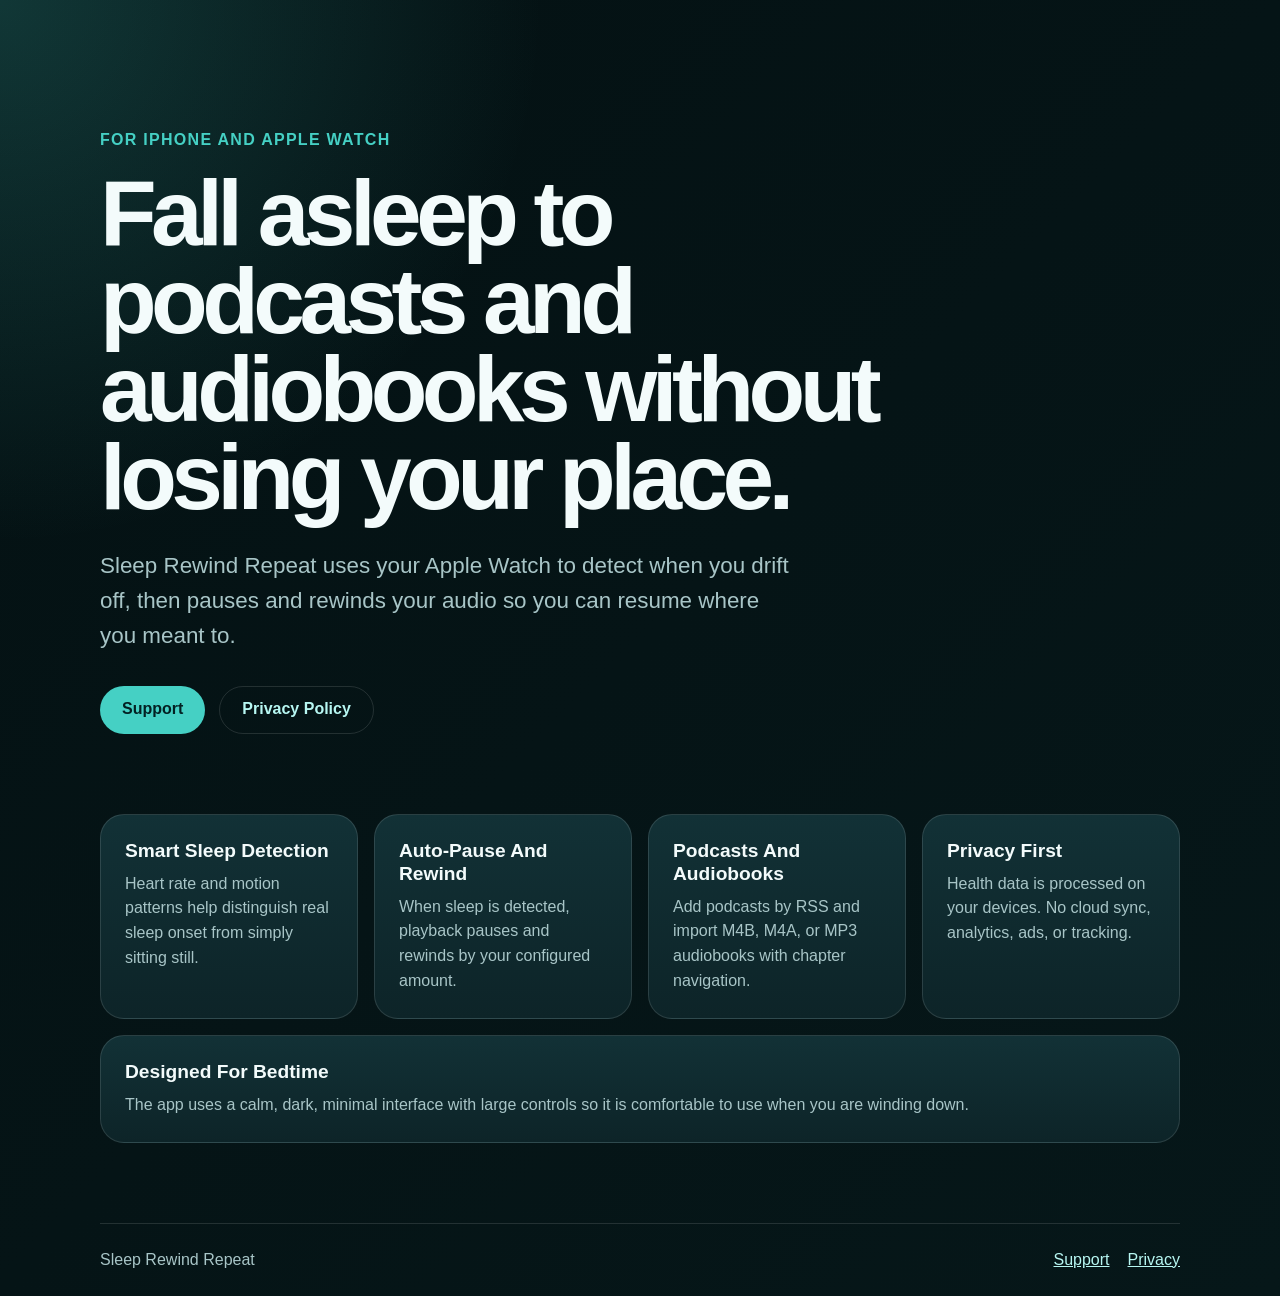
<file: index.html>
<!doctype html>
<html lang="en">
  <head>
    <meta charset="utf-8">
    <meta name="viewport" content="width=device-width, initial-scale=1">
    <meta name="description" content="Sleep Rewind Repeat detects when you fall asleep and automatically pauses and rewinds your podcasts and audiobooks.">
    <title>Sleep Rewind Repeat</title>
    <link rel="stylesheet" href="styles.css">
  </head>
  <body>
    <main>
      <section class="hero">
        <p class="eyebrow">For iPhone and Apple Watch</p>
        <h1>Fall asleep to podcasts and audiobooks without losing your place.</h1>
        <p class="lede">
          Sleep Rewind Repeat uses your Apple Watch to detect when you drift off, then pauses and rewinds your audio so you can resume where you meant to.
        </p>
        <div class="actions">
          <a class="button" href="support.html">Support</a>
          <a class="button secondary" href="privacy-policy.html">Privacy Policy</a>
        </div>
      </section>

      <section class="grid" aria-label="Features">
        <article>
          <h2>Smart Sleep Detection</h2>
          <p>Heart rate and motion patterns help distinguish real sleep onset from simply sitting still.</p>
        </article>
        <article>
          <h2>Auto-Pause And Rewind</h2>
          <p>When sleep is detected, playback pauses and rewinds by your configured amount.</p>
        </article>
        <article>
          <h2>Podcasts And Audiobooks</h2>
          <p>Add podcasts by RSS and import M4B, M4A, or MP3 audiobooks with chapter navigation.</p>
        </article>
        <article>
          <h2>Privacy First</h2>
          <p>Health data is processed on your devices. No cloud sync, analytics, ads, or tracking.</p>
        </article>
      </section>

      <section class="panel">
        <h2>Designed For Bedtime</h2>
        <p>
          The app uses a calm, dark, minimal interface with large controls so it is comfortable to use when you are winding down.
        </p>
      </section>
    </main>

    <footer>
      <span>Sleep Rewind Repeat</span>
      <nav aria-label="Footer">
        <a href="support.html">Support</a>
        <a href="privacy-policy.html">Privacy</a>
      </nav>
    </footer>
  </body>
</html>
</file>
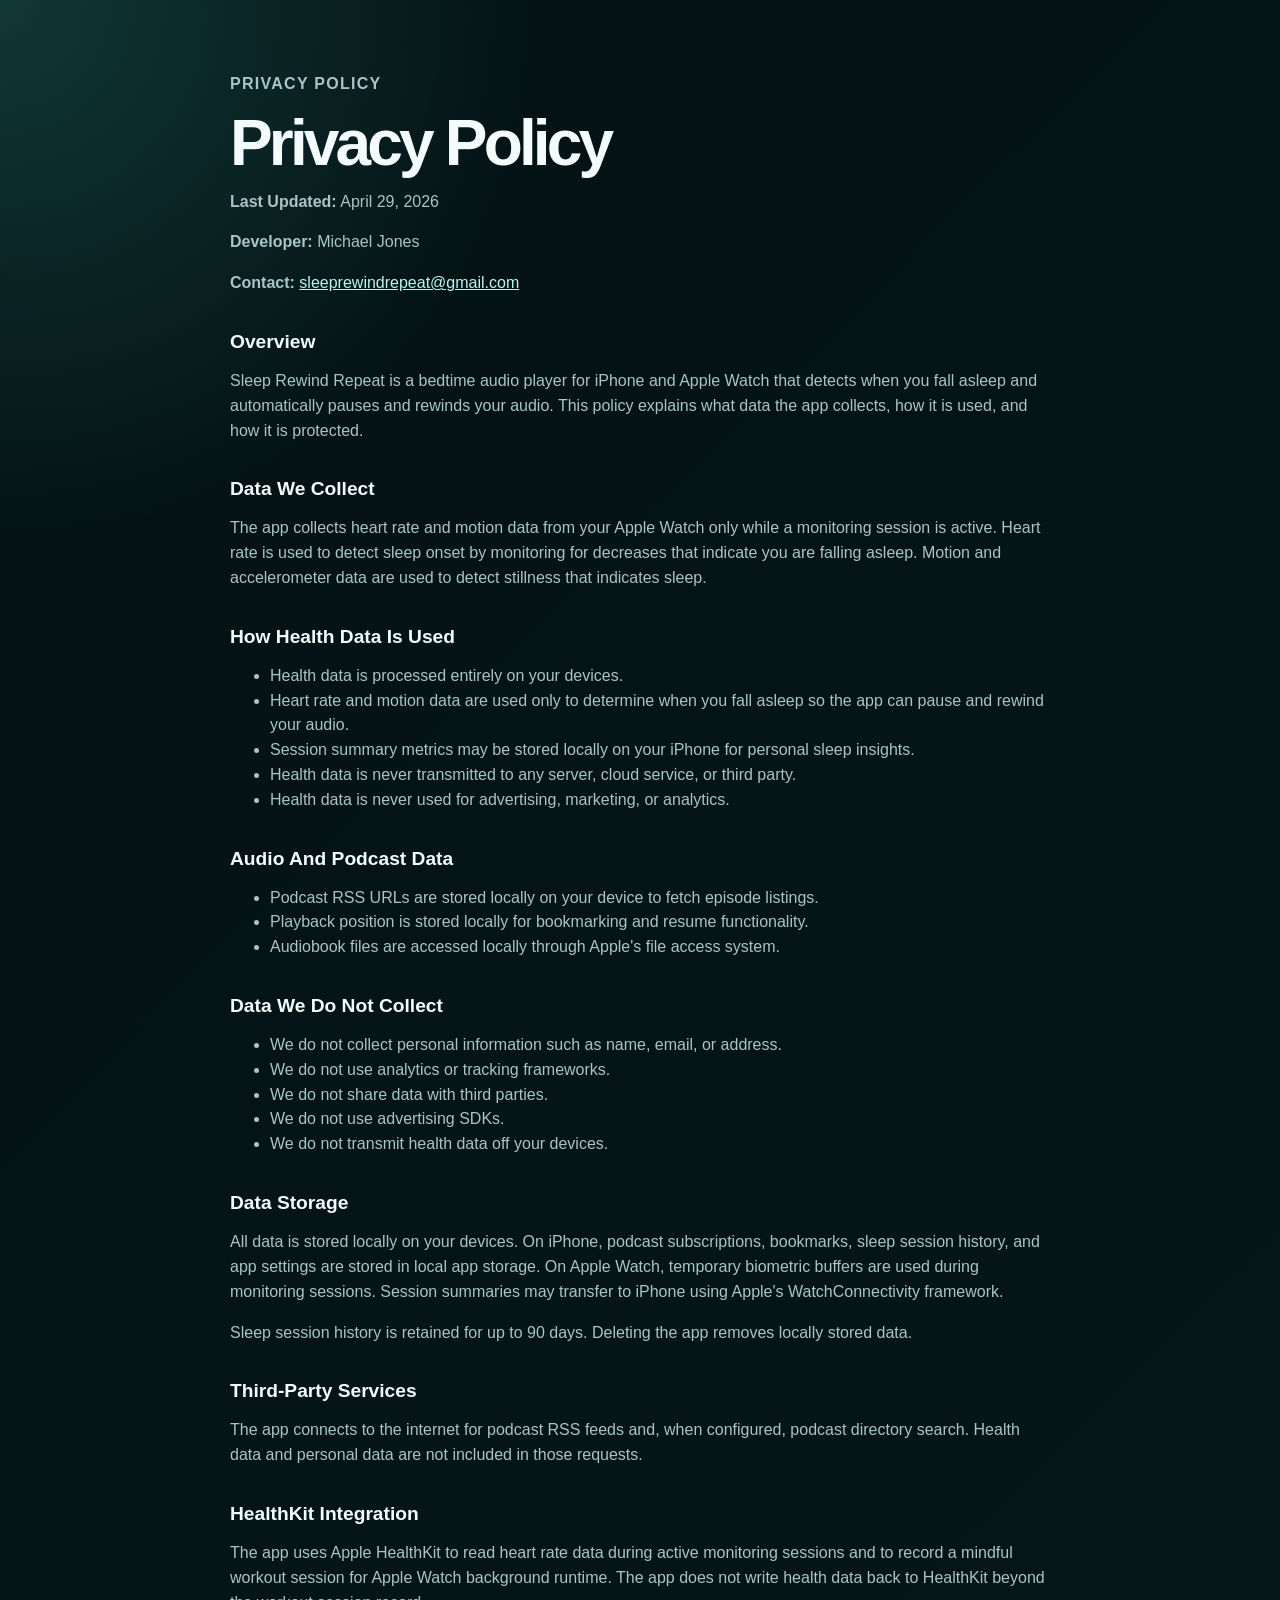
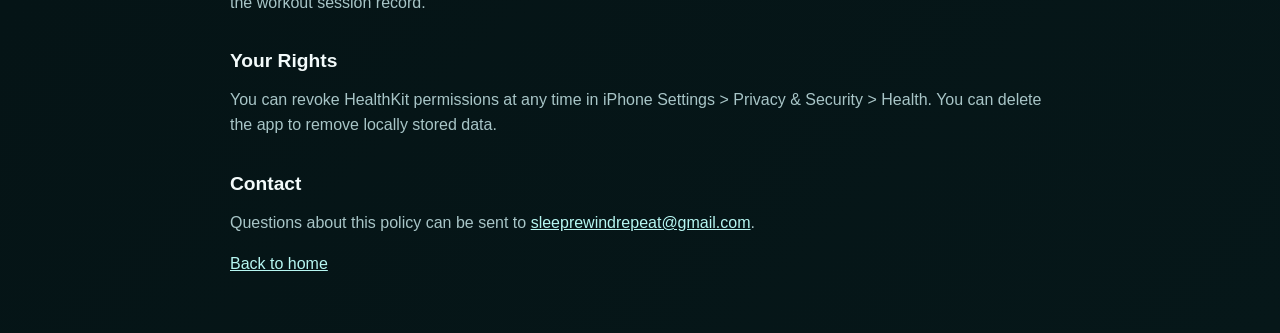
<file: privacy-policy.html>
<!doctype html>
<html lang="en">
  <head>
    <meta charset="utf-8">
    <meta name="viewport" content="width=device-width, initial-scale=1">
    <meta name="description" content="Privacy Policy for Sleep Rewind Repeat.">
    <title>Privacy Policy | Sleep Rewind Repeat</title>
    <link rel="stylesheet" href="styles.css">
  </head>
  <body>
    <main class="document">
      <p class="eyebrow">Privacy Policy</p>
      <h1>Privacy Policy</h1>
      <p><strong>Last Updated:</strong> April 29, 2026</p>
      <p><strong>Developer:</strong> Michael Jones</p>
      <p><strong>Contact:</strong> <a href="mailto:sleeprewindrepeat@gmail.com">sleeprewindrepeat@gmail.com</a></p>

      <h2>Overview</h2>
      <p>
        Sleep Rewind Repeat is a bedtime audio player for iPhone and Apple Watch that detects when you fall asleep and automatically pauses and rewinds your audio. This policy explains what data the app collects, how it is used, and how it is protected.
      </p>

      <h2>Data We Collect</h2>
      <p>
        The app collects heart rate and motion data from your Apple Watch only while a monitoring session is active.
        Heart rate is used to detect sleep onset by monitoring for decreases that indicate you are falling asleep.
        Motion and accelerometer data are used to detect stillness that indicates sleep.
      </p>

      <h2>How Health Data Is Used</h2>
      <ul>
        <li>Health data is processed entirely on your devices.</li>
        <li>Heart rate and motion data are used only to determine when you fall asleep so the app can pause and rewind your audio.</li>
        <li>Session summary metrics may be stored locally on your iPhone for personal sleep insights.</li>
        <li>Health data is never transmitted to any server, cloud service, or third party.</li>
        <li>Health data is never used for advertising, marketing, or analytics.</li>
      </ul>

      <h2>Audio And Podcast Data</h2>
      <ul>
        <li>Podcast RSS URLs are stored locally on your device to fetch episode listings.</li>
        <li>Playback position is stored locally for bookmarking and resume functionality.</li>
        <li>Audiobook files are accessed locally through Apple's file access system.</li>
      </ul>

      <h2>Data We Do Not Collect</h2>
      <ul>
        <li>We do not collect personal information such as name, email, or address.</li>
        <li>We do not use analytics or tracking frameworks.</li>
        <li>We do not share data with third parties.</li>
        <li>We do not use advertising SDKs.</li>
        <li>We do not transmit health data off your devices.</li>
      </ul>

      <h2>Data Storage</h2>
      <p>
        All data is stored locally on your devices. On iPhone, podcast subscriptions, bookmarks, sleep session history, and app settings are stored in local app storage. On Apple Watch, temporary biometric buffers are used during monitoring sessions. Session summaries may transfer to iPhone using Apple's WatchConnectivity framework.
      </p>
      <p>
        Sleep session history is retained for up to 90 days. Deleting the app removes locally stored data.
      </p>

      <h2>Third-Party Services</h2>
      <p>
        The app connects to the internet for podcast RSS feeds and, when configured, podcast directory search. Health data and personal data are not included in those requests.
      </p>

      <h2>HealthKit Integration</h2>
      <p>
        The app uses Apple HealthKit to read heart rate data during active monitoring sessions and to record a mindful workout session for Apple Watch background runtime. The app does not write health data back to HealthKit beyond the workout session record.
      </p>

      <h2>Your Rights</h2>
      <p>
        You can revoke HealthKit permissions at any time in iPhone Settings &gt; Privacy &amp; Security &gt; Health. You can delete the app to remove locally stored data.
      </p>

      <h2>Contact</h2>
      <p>
        Questions about this policy can be sent to
        <a href="mailto:sleeprewindrepeat@gmail.com">sleeprewindrepeat@gmail.com</a>.
      </p>

      <p><a href="index.html">Back to home</a></p>
    </main>
  </body>
</html>
</file>
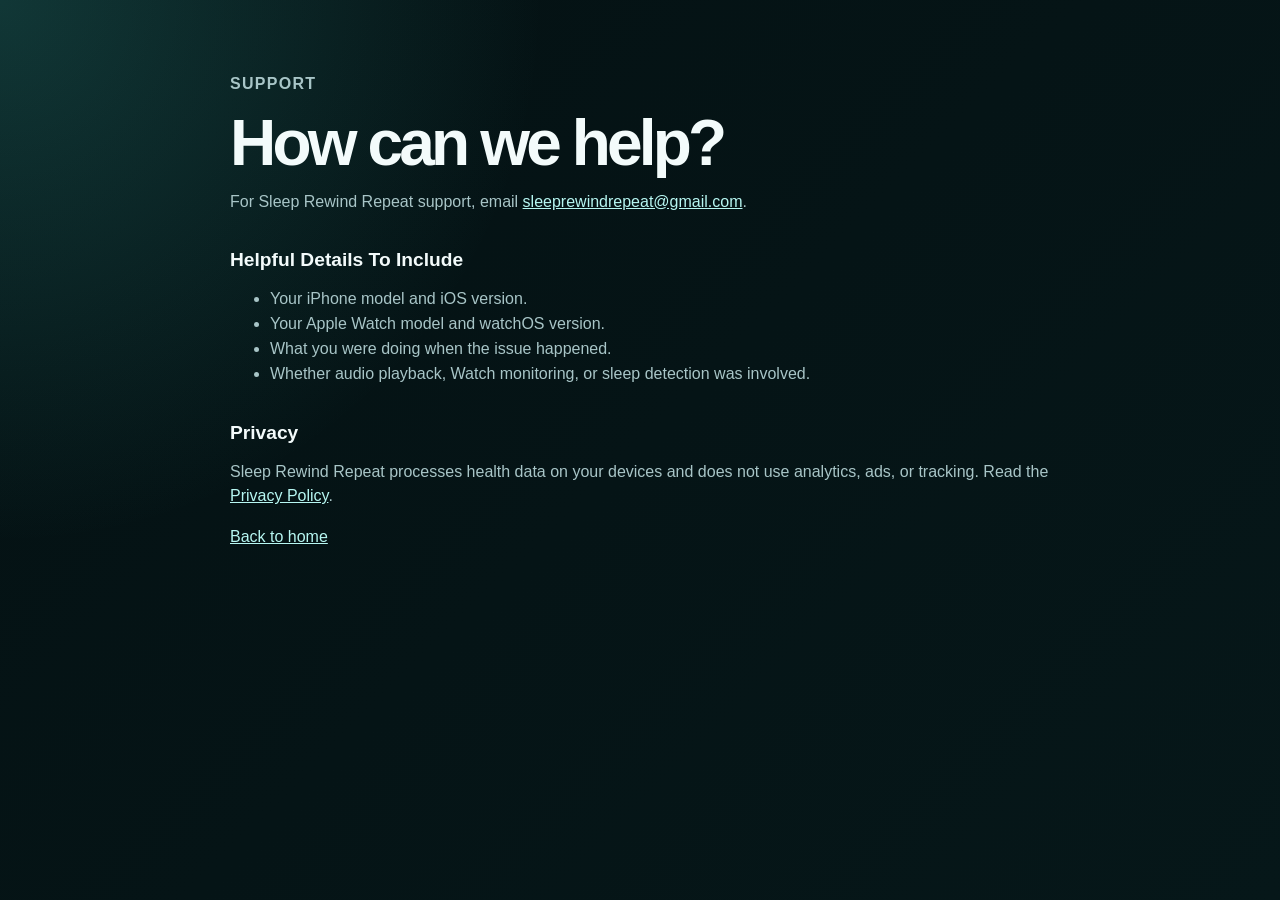
<file: support.html>
<!doctype html>
<html lang="en">
  <head>
    <meta charset="utf-8">
    <meta name="viewport" content="width=device-width, initial-scale=1">
    <meta name="description" content="Support for Sleep Rewind Repeat.">
    <title>Support | Sleep Rewind Repeat</title>
    <link rel="stylesheet" href="styles.css">
  </head>
  <body>
    <main class="document">
      <p class="eyebrow">Support</p>
      <h1>How can we help?</h1>
      <p>
        For Sleep Rewind Repeat support, email
        <a href="mailto:sleeprewindrepeat@gmail.com">sleeprewindrepeat@gmail.com</a>.
      </p>

      <h2>Helpful Details To Include</h2>
      <ul>
        <li>Your iPhone model and iOS version.</li>
        <li>Your Apple Watch model and watchOS version.</li>
        <li>What you were doing when the issue happened.</li>
        <li>Whether audio playback, Watch monitoring, or sleep detection was involved.</li>
      </ul>

      <h2>Privacy</h2>
      <p>
        Sleep Rewind Repeat processes health data on your devices and does not use analytics, ads, or tracking.
        Read the <a href="privacy-policy.html">Privacy Policy</a>.
      </p>

      <p><a href="index.html">Back to home</a></p>
    </main>
  </body>
</html>
</file>
<file: styles.css>
:root {
  color-scheme: dark;
  --bg: #061719;
  --panel: #0d2428;
  --panel-2: #123136;
  --text: #f3fbfb;
  --muted: #a8c5c7;
  --accent: #45d0c4;
  --accent-2: #b7f7f2;
  --border: rgba(255, 255, 255, 0.12);
}

* {
  box-sizing: border-box;
}

body {
  margin: 0;
  min-height: 100vh;
  background:
    radial-gradient(circle at top left, rgba(69, 208, 196, 0.20), transparent 34rem),
    linear-gradient(135deg, #041113, var(--bg));
  color: var(--text);
  font-family: -apple-system, BlinkMacSystemFont, "Segoe UI", sans-serif;
  line-height: 1.55;
}

main {
  width: min(1080px, calc(100% - 40px));
  margin: 0 auto;
  padding: 72px 0 40px;
}

.hero {
  max-width: 820px;
  padding: 56px 0;
}

.eyebrow {
  color: var(--accent);
  font-weight: 700;
  letter-spacing: 0.08em;
  margin: 0 0 16px;
  text-transform: uppercase;
}

h1 {
  font-size: clamp(2.7rem, 8vw, 5.8rem);
  line-height: 0.95;
  letter-spacing: -0.06em;
  margin: 0;
}

h2 {
  font-size: 1.2rem;
  line-height: 1.2;
  margin: 0 0 10px;
}

.lede {
  color: var(--muted);
  font-size: clamp(1.15rem, 2vw, 1.4rem);
  max-width: 700px;
  margin: 28px 0 0;
}

.actions {
  display: flex;
  flex-wrap: wrap;
  gap: 14px;
  margin-top: 32px;
}

.button {
  align-items: center;
  background: var(--accent);
  border-radius: 999px;
  color: #032123;
  display: inline-flex;
  font-weight: 800;
  min-height: 48px;
  padding: 0 22px;
  text-decoration: none;
}

.button.secondary {
  background: transparent;
  border: 1px solid var(--border);
  color: var(--accent-2);
}

.grid {
  display: grid;
  gap: 16px;
  grid-template-columns: repeat(4, 1fr);
  margin-top: 24px;
}

article,
.panel {
  background: linear-gradient(180deg, var(--panel-2), var(--panel));
  border: 1px solid var(--border);
  border-radius: 24px;
  padding: 24px;
}

article p,
.panel p {
  color: var(--muted);
  margin: 0;
}

.panel {
  margin-top: 16px;
}

footer {
  align-items: center;
  border-top: 1px solid var(--border);
  color: var(--muted);
  display: flex;
  justify-content: space-between;
  margin: 40px auto 0;
  padding: 24px 0;
  width: min(1080px, calc(100% - 40px));
}

footer nav {
  display: flex;
  gap: 18px;
}

a {
  color: var(--accent-2);
}

.document {
  max-width: 820px;
}

.document h1 {
  font-size: clamp(2.25rem, 6vw, 4rem);
}

.document h2 {
  margin-top: 34px;
}

.document p,
.document li {
  color: var(--muted);
}

@media (max-width: 820px) {
  main {
    padding-top: 40px;
  }

  .grid {
    grid-template-columns: 1fr;
  }

  footer {
    align-items: flex-start;
    flex-direction: column;
    gap: 12px;
  }
}
</file>
